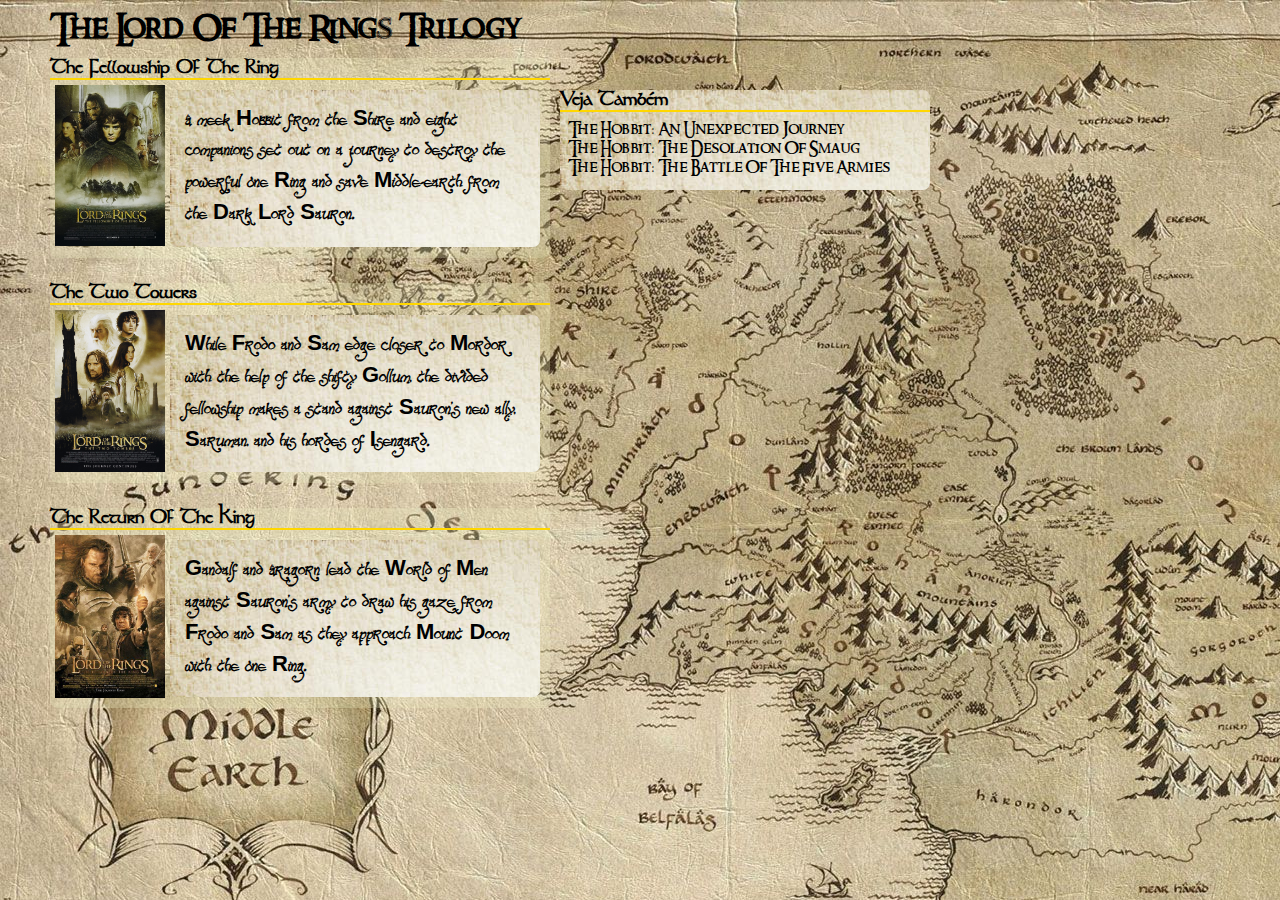
<file: Exercicio1.html>
<!DOCTYPE html>

<head>
    <meta charset="UTF-8">
    <link rel="stylesheet" href="Exercicio1.css">
    <link href="https://maxcdn.bootstrapcdn.com/font-awesome/4.6.3/css/font-awesome.min.css" rel="stylesheet" integrity="sha384-T8Gy5hrqNKT+hzMclPo118YTQO6cYprQmhrYwIiQ/3axmI1hQomh7Ud2hPOy8SP1"
        crossorigin="anonymous" />
    <title>Senhor dos Anéis</title>
</head>

<body>
    <header class="cabecalho">
        <h1>The Lord Of The Rings Trilogy</h1>
    </header>
    <!-- <div id="container"> -->
        <section class="secao">
            <h2>The Fellowship Of The Ring</h2>
            <img src="lotr1.jpg">
            <article>A meek Hobbit from the Shire and eight companions set out on a journey to destroy the powerful One Ring
                and save Middle-earth from the Dark Lord Sauron.</article>
        </section>

        <section class="secao">
            <h2>The Two Towers</h2>
            <img src="lotr2.jpg">
            <article>While Frodo and Sam edge closer to Mordor with the help of the shifty Gollum, the divided fellowship
                makes a stand against Sauron's new ally, Saruman, and his hordes of Isengard.</article>
        </section>

        <section class="secao">
            <h2>The Return Of The King</h2>
            <img src="lotr3.jpg">
            <article>Gandalf and Aragorn lead the World of Men against Sauron's army to draw his gaze from Frodo and Sam
                as they approach Mount Doom with the One Ring.</article>
        </section>
    <!-- </div> -->

    <aside>
        <h2>Veja Também</h2>
        <ul>
            <li>The Hobbit: An Unexpected Journey</li>
            <li>The Hobbit: The Desolation Of Smaug</li>
            <li>The Hobbit: The Battle Of The Five Armies</li>
        </ul>
    </aside>

    <footer class="footer">
        <ul>
            <li>
                <a href="https://www.facebook.com/matheusolvc" target="_blank">
                    <span class="fa fa-facebook-square"></span>
                </a>
            </li>
            <li>
                <a href="https://github.com/matheusolvc" target="_blank">
                    <span class="fa fa-github"></span>
                </a>
            </li>
            <li>
                <a href="mailto: matheusolvc@gmail.com" target="_blank">
                    <span class="fa fa-envelope"></span>
                </a>
            </li>
        </ul>
    </footer>
</body>

</html>
</file>
<file: Exercicio1.css>
* {
    margin: 0;
    padding: 0;
}

@font-face {
    font-family: 'Tolkien';
    src: url("Tolkien.ttf");
}

@font-face {
    font-family: 'Ring';
    src: url("Ring.TTF");
}

@font-face {
    font-family: 'Bilbo';
    src: url("bilboregular.ttf");
}


body {
    background-image: url(middleearth.jpg);
    height: 100%;
    width: 100%;
}

.cabecalho {
    width: 600px;
    margin-left: 50px;
    margin-top: 10px;
    margin-bottom: 10px;
    font-family: 'Ring', 'Gill Sans MT', Calibri, 'Trebuchet MS', sans-serif;
}

.secao {
    border-radius: 8px;
    background: rgba(239, 239, 196, 0.3);
    width: 500px;
    height: 200px;
    margin-left: 50px;
    margin-bottom: 25px;
}

h2 {
    border-bottom: 2px solid gold;
    font-family: 'Tolkien', 'Gill Sans MT', Calibri, 'Trebuchet MS', sans-serif;
    font-size: 20px;
}

.secao img {
    float: left;
    width: 110px;
    height: 140;
    padding: 5px;
}

.secao article {
    font-family: 'Bilbo', 'Arial Narrow', Arial, sans-serif;
    font-weight: 600;
    font-size: 22px;
    margin: 10px 10px 10px 120px;
    padding: 15px;
    background-image: url(fundo.jpg);
    height: 127px;
    border-radius: 7px;
}

aside {
    margin-top: -50.2%;
    float: right;
    background-image: url(fundo.jpg);
    border-radius: 7px;
    width: 370px;
    height: 100px;
    margin-right: 350px;
}

aside ul {
    width: 100%;
    padding: 8px;
    list-style: none;
    font-family: 'Ring', 'Gill Sans MT', Calibri, 'Trebuchet MS', sans-serif;
    text-align: left;
}

.footer {
    width: 100%;
    position: absolute;
    margin-bottom: 0px;
}

.footer ul{
    list-style: none;
    text-align: center;
    font-size: 50px;
}

.footer ul li {
    display: inline;
}

.footer span {
    color: black;
    text-decoration: none;
}
</file>
